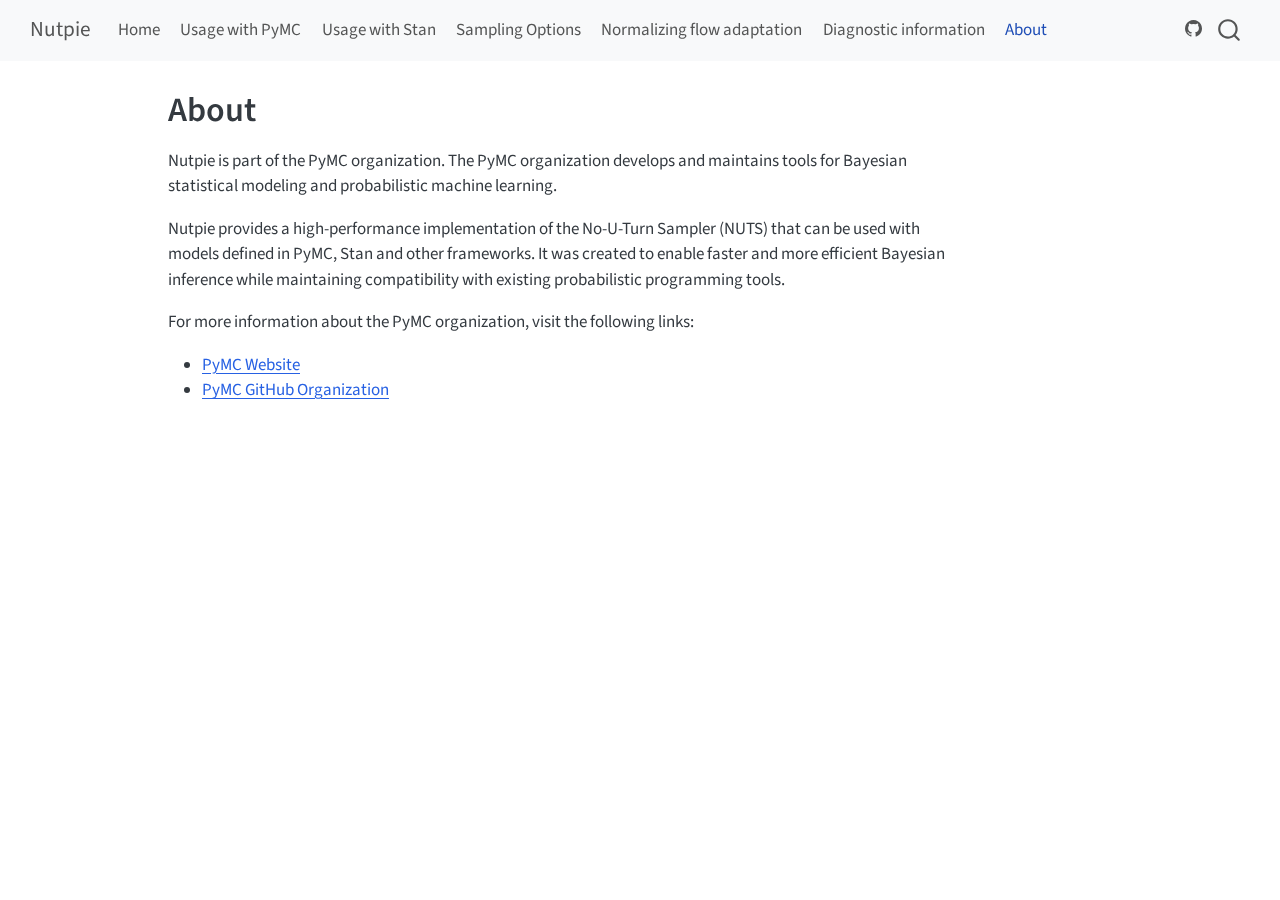
<file: about.html>
<!DOCTYPE html>
<html xmlns="http://www.w3.org/1999/xhtml" lang="en" xml:lang="en"><head>

<meta charset="utf-8">
<meta name="generator" content="quarto-1.6.41">

<meta name="viewport" content="width=device-width, initial-scale=1.0, user-scalable=yes">


<title>About – Nutpie</title>
<style>
code{white-space: pre-wrap;}
span.smallcaps{font-variant: small-caps;}
div.columns{display: flex; gap: min(4vw, 1.5em);}
div.column{flex: auto; overflow-x: auto;}
div.hanging-indent{margin-left: 1.5em; text-indent: -1.5em;}
ul.task-list{list-style: none;}
ul.task-list li input[type="checkbox"] {
  width: 0.8em;
  margin: 0 0.8em 0.2em -1em; /* quarto-specific, see https://github.com/quarto-dev/quarto-cli/issues/4556 */ 
  vertical-align: middle;
}
</style>


<script src="site_libs/quarto-nav/quarto-nav.js"></script>
<script src="site_libs/quarto-nav/headroom.min.js"></script>
<script src="site_libs/clipboard/clipboard.min.js"></script>
<script src="site_libs/quarto-search/autocomplete.umd.js"></script>
<script src="site_libs/quarto-search/fuse.min.js"></script>
<script src="site_libs/quarto-search/quarto-search.js"></script>
<meta name="quarto:offset" content="./">
<script src="site_libs/quarto-html/quarto.js"></script>
<script src="site_libs/quarto-html/popper.min.js"></script>
<script src="site_libs/quarto-html/tippy.umd.min.js"></script>
<script src="site_libs/quarto-html/anchor.min.js"></script>
<link href="site_libs/quarto-html/tippy.css" rel="stylesheet">
<link href="site_libs/quarto-html/quarto-syntax-highlighting-48ffa3e5b9d089919c6712c39e5b00f2.css" rel="stylesheet" id="quarto-text-highlighting-styles">
<script src="site_libs/bootstrap/bootstrap.min.js"></script>
<link href="site_libs/bootstrap/bootstrap-icons.css" rel="stylesheet">
<link href="site_libs/bootstrap/bootstrap-e212f1f3c46809d555a1335ea96b499f.min.css" rel="stylesheet" append-hash="true" id="quarto-bootstrap" data-mode="light">
<script id="quarto-search-options" type="application/json">{
  "location": "navbar",
  "copy-button": false,
  "collapse-after": 3,
  "panel-placement": "end",
  "type": "overlay",
  "limit": 50,
  "keyboard-shortcut": [
    "f",
    "/",
    "s"
  ],
  "show-item-context": false,
  "language": {
    "search-no-results-text": "No results",
    "search-matching-documents-text": "matching documents",
    "search-copy-link-title": "Copy link to search",
    "search-hide-matches-text": "Hide additional matches",
    "search-more-match-text": "more match in this document",
    "search-more-matches-text": "more matches in this document",
    "search-clear-button-title": "Clear",
    "search-text-placeholder": "",
    "search-detached-cancel-button-title": "Cancel",
    "search-submit-button-title": "Submit",
    "search-label": "Search"
  }
}</script>


<link rel="stylesheet" href="styles.css">
</head>

<body class="nav-fixed">

<div id="quarto-search-results"></div>
  <header id="quarto-header" class="headroom fixed-top">
    <nav class="navbar navbar-expand-lg " data-bs-theme="dark">
      <div class="navbar-container container-fluid">
      <div class="navbar-brand-container mx-auto">
    <a class="navbar-brand" href="./index.html">
    <span class="navbar-title">Nutpie</span>
    </a>
  </div>
            <div id="quarto-search" class="" title="Search"></div>
          <button class="navbar-toggler" type="button" data-bs-toggle="collapse" data-bs-target="#navbarCollapse" aria-controls="navbarCollapse" role="menu" aria-expanded="false" aria-label="Toggle navigation" onclick="if (window.quartoToggleHeadroom) { window.quartoToggleHeadroom(); }">
  <span class="navbar-toggler-icon"></span>
</button>
          <div class="collapse navbar-collapse" id="navbarCollapse">
            <ul class="navbar-nav navbar-nav-scroll me-auto">
  <li class="nav-item">
    <a class="nav-link" href="./index.html"> 
<span class="menu-text">Home</span></a>
  </li>  
  <li class="nav-item">
    <a class="nav-link" href="./pymc-usage.html"> 
<span class="menu-text">Usage with PyMC</span></a>
  </li>  
  <li class="nav-item">
    <a class="nav-link" href="./stan-usage.html"> 
<span class="menu-text">Usage with Stan</span></a>
  </li>  
  <li class="nav-item">
    <a class="nav-link" href="./sampling-options.html"> 
<span class="menu-text">Sampling Options</span></a>
  </li>  
  <li class="nav-item">
    <a class="nav-link" href="./nf-adapt.html"> 
<span class="menu-text">Normalizing flow adaptation</span></a>
  </li>  
  <li class="nav-item">
    <a class="nav-link" href="./sample-stats.html"> 
<span class="menu-text">Diagnostic information</span></a>
  </li>  
  <li class="nav-item">
    <a class="nav-link active" href="./about.html" aria-current="page"> 
<span class="menu-text">About</span></a>
  </li>  
</ul>
          </div> <!-- /navcollapse -->
            <div class="quarto-navbar-tools">
    <a href="https://github.com/pymc-devs/nutpie" title="" class="quarto-navigation-tool px-1" aria-label=""><i class="bi bi-github"></i></a>
</div>
      </div> <!-- /container-fluid -->
    </nav>
</header>
<!-- content -->
<div id="quarto-content" class="quarto-container page-columns page-rows-contents page-layout-article page-navbar">
<!-- sidebar -->
<!-- margin-sidebar -->
    <div id="quarto-margin-sidebar" class="sidebar margin-sidebar zindex-bottom">
        
    </div>
<!-- main -->
<main class="content" id="quarto-document-content">

<header id="title-block-header" class="quarto-title-block default">
<div class="quarto-title">
<h1 class="title">About</h1>
</div>



<div class="quarto-title-meta">

    
  
    
  </div>
  


</header>


<p>Nutpie is part of the PyMC organization. The PyMC organization develops and maintains tools for Bayesian statistical modeling and probabilistic machine learning.</p>
<p>Nutpie provides a high-performance implementation of the No-U-Turn Sampler (NUTS) that can be used with models defined in PyMC, Stan and other frameworks. It was created to enable faster and more efficient Bayesian inference while maintaining compatibility with existing probabilistic programming tools.</p>
<p>For more information about the PyMC organization, visit the following links:</p>
<ul>
<li><a href="https://www.pymc.io">PyMC Website</a></li>
<li><a href="https://github.com/pymc-devs">PyMC GitHub Organization</a></li>
</ul>



</main> <!-- /main -->
<script id="quarto-html-after-body" type="application/javascript">
window.document.addEventListener("DOMContentLoaded", function (event) {
  const toggleBodyColorMode = (bsSheetEl) => {
    const mode = bsSheetEl.getAttribute("data-mode");
    const bodyEl = window.document.querySelector("body");
    if (mode === "dark") {
      bodyEl.classList.add("quarto-dark");
      bodyEl.classList.remove("quarto-light");
    } else {
      bodyEl.classList.add("quarto-light");
      bodyEl.classList.remove("quarto-dark");
    }
  }
  const toggleBodyColorPrimary = () => {
    const bsSheetEl = window.document.querySelector("link#quarto-bootstrap");
    if (bsSheetEl) {
      toggleBodyColorMode(bsSheetEl);
    }
  }
  toggleBodyColorPrimary();  
  const icon = "";
  const anchorJS = new window.AnchorJS();
  anchorJS.options = {
    placement: 'right',
    icon: icon
  };
  anchorJS.add('.anchored');
  const isCodeAnnotation = (el) => {
    for (const clz of el.classList) {
      if (clz.startsWith('code-annotation-')) {                     
        return true;
      }
    }
    return false;
  }
  const onCopySuccess = function(e) {
    // button target
    const button = e.trigger;
    // don't keep focus
    button.blur();
    // flash "checked"
    button.classList.add('code-copy-button-checked');
    var currentTitle = button.getAttribute("title");
    button.setAttribute("title", "Copied!");
    let tooltip;
    if (window.bootstrap) {
      button.setAttribute("data-bs-toggle", "tooltip");
      button.setAttribute("data-bs-placement", "left");
      button.setAttribute("data-bs-title", "Copied!");
      tooltip = new bootstrap.Tooltip(button, 
        { trigger: "manual", 
          customClass: "code-copy-button-tooltip",
          offset: [0, -8]});
      tooltip.show();    
    }
    setTimeout(function() {
      if (tooltip) {
        tooltip.hide();
        button.removeAttribute("data-bs-title");
        button.removeAttribute("data-bs-toggle");
        button.removeAttribute("data-bs-placement");
      }
      button.setAttribute("title", currentTitle);
      button.classList.remove('code-copy-button-checked');
    }, 1000);
    // clear code selection
    e.clearSelection();
  }
  const getTextToCopy = function(trigger) {
      const codeEl = trigger.previousElementSibling.cloneNode(true);
      for (const childEl of codeEl.children) {
        if (isCodeAnnotation(childEl)) {
          childEl.remove();
        }
      }
      return codeEl.innerText;
  }
  const clipboard = new window.ClipboardJS('.code-copy-button:not([data-in-quarto-modal])', {
    text: getTextToCopy
  });
  clipboard.on('success', onCopySuccess);
  if (window.document.getElementById('quarto-embedded-source-code-modal')) {
    const clipboardModal = new window.ClipboardJS('.code-copy-button[data-in-quarto-modal]', {
      text: getTextToCopy,
      container: window.document.getElementById('quarto-embedded-source-code-modal')
    });
    clipboardModal.on('success', onCopySuccess);
  }
    var localhostRegex = new RegExp(/^(?:http|https):\/\/localhost\:?[0-9]*\//);
    var mailtoRegex = new RegExp(/^mailto:/);
      var filterRegex = new RegExp('/' + window.location.host + '/');
    var isInternal = (href) => {
        return filterRegex.test(href) || localhostRegex.test(href) || mailtoRegex.test(href);
    }
    // Inspect non-navigation links and adorn them if external
 	var links = window.document.querySelectorAll('a[href]:not(.nav-link):not(.navbar-brand):not(.toc-action):not(.sidebar-link):not(.sidebar-item-toggle):not(.pagination-link):not(.no-external):not([aria-hidden]):not(.dropdown-item):not(.quarto-navigation-tool):not(.about-link)');
    for (var i=0; i<links.length; i++) {
      const link = links[i];
      if (!isInternal(link.href)) {
        // undo the damage that might have been done by quarto-nav.js in the case of
        // links that we want to consider external
        if (link.dataset.originalHref !== undefined) {
          link.href = link.dataset.originalHref;
        }
      }
    }
  function tippyHover(el, contentFn, onTriggerFn, onUntriggerFn) {
    const config = {
      allowHTML: true,
      maxWidth: 500,
      delay: 100,
      arrow: false,
      appendTo: function(el) {
          return el.parentElement;
      },
      interactive: true,
      interactiveBorder: 10,
      theme: 'quarto',
      placement: 'bottom-start',
    };
    if (contentFn) {
      config.content = contentFn;
    }
    if (onTriggerFn) {
      config.onTrigger = onTriggerFn;
    }
    if (onUntriggerFn) {
      config.onUntrigger = onUntriggerFn;
    }
    window.tippy(el, config); 
  }
  const noterefs = window.document.querySelectorAll('a[role="doc-noteref"]');
  for (var i=0; i<noterefs.length; i++) {
    const ref = noterefs[i];
    tippyHover(ref, function() {
      // use id or data attribute instead here
      let href = ref.getAttribute('data-footnote-href') || ref.getAttribute('href');
      try { href = new URL(href).hash; } catch {}
      const id = href.replace(/^#\/?/, "");
      const note = window.document.getElementById(id);
      if (note) {
        return note.innerHTML;
      } else {
        return "";
      }
    });
  }
  const xrefs = window.document.querySelectorAll('a.quarto-xref');
  const processXRef = (id, note) => {
    // Strip column container classes
    const stripColumnClz = (el) => {
      el.classList.remove("page-full", "page-columns");
      if (el.children) {
        for (const child of el.children) {
          stripColumnClz(child);
        }
      }
    }
    stripColumnClz(note)
    if (id === null || id.startsWith('sec-')) {
      // Special case sections, only their first couple elements
      const container = document.createElement("div");
      if (note.children && note.children.length > 2) {
        container.appendChild(note.children[0].cloneNode(true));
        for (let i = 1; i < note.children.length; i++) {
          const child = note.children[i];
          if (child.tagName === "P" && child.innerText === "") {
            continue;
          } else {
            container.appendChild(child.cloneNode(true));
            break;
          }
        }
        if (window.Quarto?.typesetMath) {
          window.Quarto.typesetMath(container);
        }
        return container.innerHTML
      } else {
        if (window.Quarto?.typesetMath) {
          window.Quarto.typesetMath(note);
        }
        return note.innerHTML;
      }
    } else {
      // Remove any anchor links if they are present
      const anchorLink = note.querySelector('a.anchorjs-link');
      if (anchorLink) {
        anchorLink.remove();
      }
      if (window.Quarto?.typesetMath) {
        window.Quarto.typesetMath(note);
      }
      if (note.classList.contains("callout")) {
        return note.outerHTML;
      } else {
        return note.innerHTML;
      }
    }
  }
  for (var i=0; i<xrefs.length; i++) {
    const xref = xrefs[i];
    tippyHover(xref, undefined, function(instance) {
      instance.disable();
      let url = xref.getAttribute('href');
      let hash = undefined; 
      if (url.startsWith('#')) {
        hash = url;
      } else {
        try { hash = new URL(url).hash; } catch {}
      }
      if (hash) {
        const id = hash.replace(/^#\/?/, "");
        const note = window.document.getElementById(id);
        if (note !== null) {
          try {
            const html = processXRef(id, note.cloneNode(true));
            instance.setContent(html);
          } finally {
            instance.enable();
            instance.show();
          }
        } else {
          // See if we can fetch this
          fetch(url.split('#')[0])
          .then(res => res.text())
          .then(html => {
            const parser = new DOMParser();
            const htmlDoc = parser.parseFromString(html, "text/html");
            const note = htmlDoc.getElementById(id);
            if (note !== null) {
              const html = processXRef(id, note);
              instance.setContent(html);
            } 
          }).finally(() => {
            instance.enable();
            instance.show();
          });
        }
      } else {
        // See if we can fetch a full url (with no hash to target)
        // This is a special case and we should probably do some content thinning / targeting
        fetch(url)
        .then(res => res.text())
        .then(html => {
          const parser = new DOMParser();
          const htmlDoc = parser.parseFromString(html, "text/html");
          const note = htmlDoc.querySelector('main.content');
          if (note !== null) {
            // This should only happen for chapter cross references
            // (since there is no id in the URL)
            // remove the first header
            if (note.children.length > 0 && note.children[0].tagName === "HEADER") {
              note.children[0].remove();
            }
            const html = processXRef(null, note);
            instance.setContent(html);
          } 
        }).finally(() => {
          instance.enable();
          instance.show();
        });
      }
    }, function(instance) {
    });
  }
      let selectedAnnoteEl;
      const selectorForAnnotation = ( cell, annotation) => {
        let cellAttr = 'data-code-cell="' + cell + '"';
        let lineAttr = 'data-code-annotation="' +  annotation + '"';
        const selector = 'span[' + cellAttr + '][' + lineAttr + ']';
        return selector;
      }
      const selectCodeLines = (annoteEl) => {
        const doc = window.document;
        const targetCell = annoteEl.getAttribute("data-target-cell");
        const targetAnnotation = annoteEl.getAttribute("data-target-annotation");
        const annoteSpan = window.document.querySelector(selectorForAnnotation(targetCell, targetAnnotation));
        const lines = annoteSpan.getAttribute("data-code-lines").split(",");
        const lineIds = lines.map((line) => {
          return targetCell + "-" + line;
        })
        let top = null;
        let height = null;
        let parent = null;
        if (lineIds.length > 0) {
            //compute the position of the single el (top and bottom and make a div)
            const el = window.document.getElementById(lineIds[0]);
            top = el.offsetTop;
            height = el.offsetHeight;
            parent = el.parentElement.parentElement;
          if (lineIds.length > 1) {
            const lastEl = window.document.getElementById(lineIds[lineIds.length - 1]);
            const bottom = lastEl.offsetTop + lastEl.offsetHeight;
            height = bottom - top;
          }
          if (top !== null && height !== null && parent !== null) {
            // cook up a div (if necessary) and position it 
            let div = window.document.getElementById("code-annotation-line-highlight");
            if (div === null) {
              div = window.document.createElement("div");
              div.setAttribute("id", "code-annotation-line-highlight");
              div.style.position = 'absolute';
              parent.appendChild(div);
            }
            div.style.top = top - 2 + "px";
            div.style.height = height + 4 + "px";
            div.style.left = 0;
            let gutterDiv = window.document.getElementById("code-annotation-line-highlight-gutter");
            if (gutterDiv === null) {
              gutterDiv = window.document.createElement("div");
              gutterDiv.setAttribute("id", "code-annotation-line-highlight-gutter");
              gutterDiv.style.position = 'absolute';
              const codeCell = window.document.getElementById(targetCell);
              const gutter = codeCell.querySelector('.code-annotation-gutter');
              gutter.appendChild(gutterDiv);
            }
            gutterDiv.style.top = top - 2 + "px";
            gutterDiv.style.height = height + 4 + "px";
          }
          selectedAnnoteEl = annoteEl;
        }
      };
      const unselectCodeLines = () => {
        const elementsIds = ["code-annotation-line-highlight", "code-annotation-line-highlight-gutter"];
        elementsIds.forEach((elId) => {
          const div = window.document.getElementById(elId);
          if (div) {
            div.remove();
          }
        });
        selectedAnnoteEl = undefined;
      };
        // Handle positioning of the toggle
    window.addEventListener(
      "resize",
      throttle(() => {
        elRect = undefined;
        if (selectedAnnoteEl) {
          selectCodeLines(selectedAnnoteEl);
        }
      }, 10)
    );
    function throttle(fn, ms) {
    let throttle = false;
    let timer;
      return (...args) => {
        if(!throttle) { // first call gets through
            fn.apply(this, args);
            throttle = true;
        } else { // all the others get throttled
            if(timer) clearTimeout(timer); // cancel #2
            timer = setTimeout(() => {
              fn.apply(this, args);
              timer = throttle = false;
            }, ms);
        }
      };
    }
      // Attach click handler to the DT
      const annoteDls = window.document.querySelectorAll('dt[data-target-cell]');
      for (const annoteDlNode of annoteDls) {
        annoteDlNode.addEventListener('click', (event) => {
          const clickedEl = event.target;
          if (clickedEl !== selectedAnnoteEl) {
            unselectCodeLines();
            const activeEl = window.document.querySelector('dt[data-target-cell].code-annotation-active');
            if (activeEl) {
              activeEl.classList.remove('code-annotation-active');
            }
            selectCodeLines(clickedEl);
            clickedEl.classList.add('code-annotation-active');
          } else {
            // Unselect the line
            unselectCodeLines();
            clickedEl.classList.remove('code-annotation-active');
          }
        });
      }
  const findCites = (el) => {
    const parentEl = el.parentElement;
    if (parentEl) {
      const cites = parentEl.dataset.cites;
      if (cites) {
        return {
          el,
          cites: cites.split(' ')
        };
      } else {
        return findCites(el.parentElement)
      }
    } else {
      return undefined;
    }
  };
  var bibliorefs = window.document.querySelectorAll('a[role="doc-biblioref"]');
  for (var i=0; i<bibliorefs.length; i++) {
    const ref = bibliorefs[i];
    const citeInfo = findCites(ref);
    if (citeInfo) {
      tippyHover(citeInfo.el, function() {
        var popup = window.document.createElement('div');
        citeInfo.cites.forEach(function(cite) {
          var citeDiv = window.document.createElement('div');
          citeDiv.classList.add('hanging-indent');
          citeDiv.classList.add('csl-entry');
          var biblioDiv = window.document.getElementById('ref-' + cite);
          if (biblioDiv) {
            citeDiv.innerHTML = biblioDiv.innerHTML;
          }
          popup.appendChild(citeDiv);
        });
        return popup.innerHTML;
      });
    }
  }
});
</script>
</div> <!-- /content -->




</body></html>
</file>
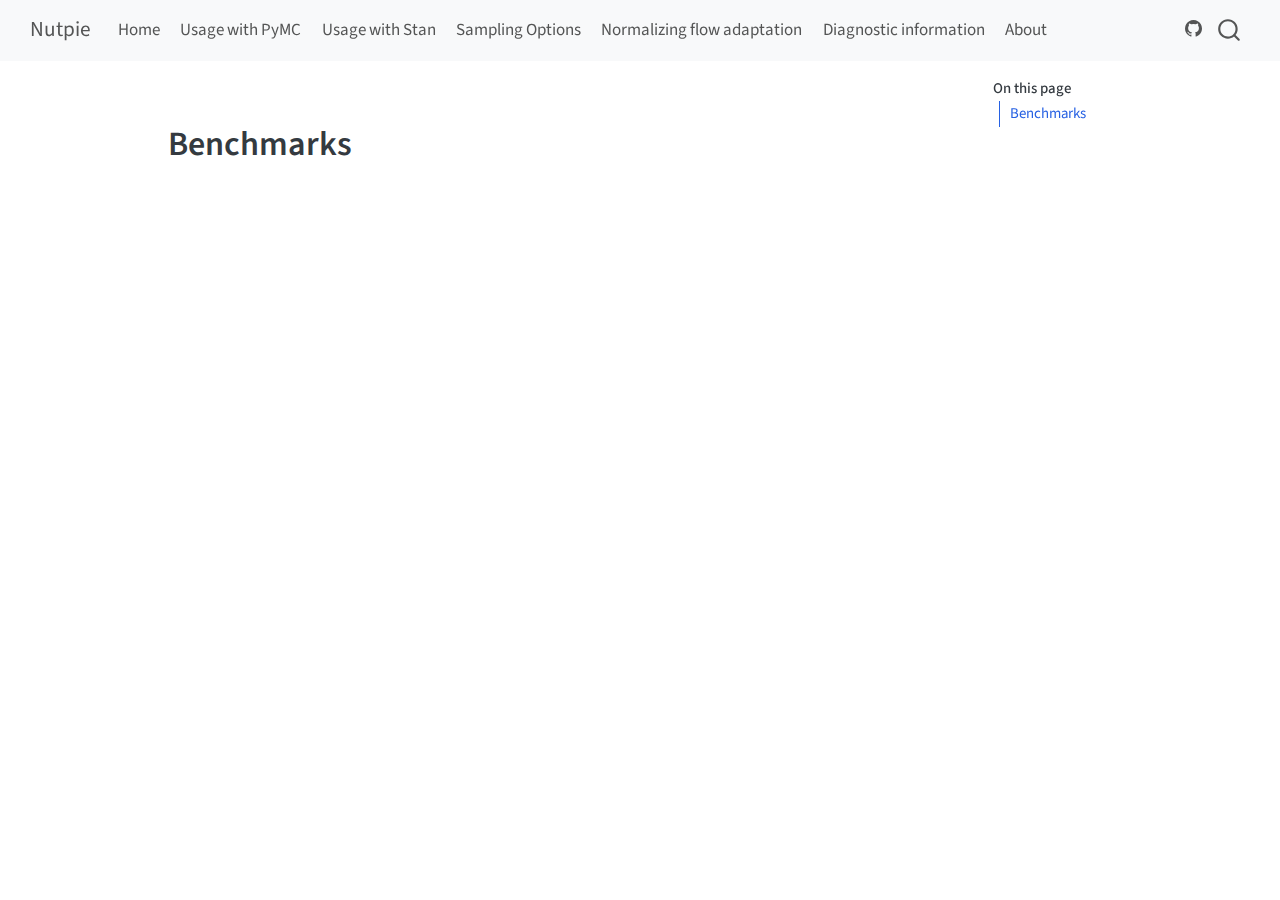
<file: benchmarks.html>
<!DOCTYPE html>
<html xmlns="http://www.w3.org/1999/xhtml" lang="en" xml:lang="en"><head>

<meta charset="utf-8">
<meta name="generator" content="quarto-1.6.41">

<meta name="viewport" content="width=device-width, initial-scale=1.0, user-scalable=yes">


<title>benchmarks – Nutpie</title>
<style>
code{white-space: pre-wrap;}
span.smallcaps{font-variant: small-caps;}
div.columns{display: flex; gap: min(4vw, 1.5em);}
div.column{flex: auto; overflow-x: auto;}
div.hanging-indent{margin-left: 1.5em; text-indent: -1.5em;}
ul.task-list{list-style: none;}
ul.task-list li input[type="checkbox"] {
  width: 0.8em;
  margin: 0 0.8em 0.2em -1em; /* quarto-specific, see https://github.com/quarto-dev/quarto-cli/issues/4556 */ 
  vertical-align: middle;
}
</style>


<script src="site_libs/quarto-nav/quarto-nav.js"></script>
<script src="site_libs/quarto-nav/headroom.min.js"></script>
<script src="site_libs/clipboard/clipboard.min.js"></script>
<script src="site_libs/quarto-search/autocomplete.umd.js"></script>
<script src="site_libs/quarto-search/fuse.min.js"></script>
<script src="site_libs/quarto-search/quarto-search.js"></script>
<meta name="quarto:offset" content="./">
<script src="site_libs/quarto-html/quarto.js"></script>
<script src="site_libs/quarto-html/popper.min.js"></script>
<script src="site_libs/quarto-html/tippy.umd.min.js"></script>
<script src="site_libs/quarto-html/anchor.min.js"></script>
<link href="site_libs/quarto-html/tippy.css" rel="stylesheet">
<link href="site_libs/quarto-html/quarto-syntax-highlighting-48ffa3e5b9d089919c6712c39e5b00f2.css" rel="stylesheet" id="quarto-text-highlighting-styles">
<script src="site_libs/bootstrap/bootstrap.min.js"></script>
<link href="site_libs/bootstrap/bootstrap-icons.css" rel="stylesheet">
<link href="site_libs/bootstrap/bootstrap-e212f1f3c46809d555a1335ea96b499f.min.css" rel="stylesheet" append-hash="true" id="quarto-bootstrap" data-mode="light">
<script id="quarto-search-options" type="application/json">{
  "location": "navbar",
  "copy-button": false,
  "collapse-after": 3,
  "panel-placement": "end",
  "type": "overlay",
  "limit": 50,
  "keyboard-shortcut": [
    "f",
    "/",
    "s"
  ],
  "show-item-context": false,
  "language": {
    "search-no-results-text": "No results",
    "search-matching-documents-text": "matching documents",
    "search-copy-link-title": "Copy link to search",
    "search-hide-matches-text": "Hide additional matches",
    "search-more-match-text": "more match in this document",
    "search-more-matches-text": "more matches in this document",
    "search-clear-button-title": "Clear",
    "search-text-placeholder": "",
    "search-detached-cancel-button-title": "Cancel",
    "search-submit-button-title": "Submit",
    "search-label": "Search"
  }
}</script>


<link rel="stylesheet" href="styles.css">
</head>

<body class="nav-fixed">

<div id="quarto-search-results"></div>
  <header id="quarto-header" class="headroom fixed-top">
    <nav class="navbar navbar-expand-lg " data-bs-theme="dark">
      <div class="navbar-container container-fluid">
      <div class="navbar-brand-container mx-auto">
    <a class="navbar-brand" href="./index.html">
    <span class="navbar-title">Nutpie</span>
    </a>
  </div>
            <div id="quarto-search" class="" title="Search"></div>
          <button class="navbar-toggler" type="button" data-bs-toggle="collapse" data-bs-target="#navbarCollapse" aria-controls="navbarCollapse" role="menu" aria-expanded="false" aria-label="Toggle navigation" onclick="if (window.quartoToggleHeadroom) { window.quartoToggleHeadroom(); }">
  <span class="navbar-toggler-icon"></span>
</button>
          <div class="collapse navbar-collapse" id="navbarCollapse">
            <ul class="navbar-nav navbar-nav-scroll me-auto">
  <li class="nav-item">
    <a class="nav-link" href="./index.html"> 
<span class="menu-text">Home</span></a>
  </li>  
  <li class="nav-item">
    <a class="nav-link" href="./pymc-usage.html"> 
<span class="menu-text">Usage with PyMC</span></a>
  </li>  
  <li class="nav-item">
    <a class="nav-link" href="./stan-usage.html"> 
<span class="menu-text">Usage with Stan</span></a>
  </li>  
  <li class="nav-item">
    <a class="nav-link" href="./sampling-options.html"> 
<span class="menu-text">Sampling Options</span></a>
  </li>  
  <li class="nav-item">
    <a class="nav-link" href="./nf-adapt.html"> 
<span class="menu-text">Normalizing flow adaptation</span></a>
  </li>  
  <li class="nav-item">
    <a class="nav-link" href="./sample-stats.html"> 
<span class="menu-text">Diagnostic information</span></a>
  </li>  
  <li class="nav-item">
    <a class="nav-link" href="./about.html"> 
<span class="menu-text">About</span></a>
  </li>  
</ul>
          </div> <!-- /navcollapse -->
            <div class="quarto-navbar-tools">
    <a href="https://github.com/pymc-devs/nutpie" title="" class="quarto-navigation-tool px-1" aria-label=""><i class="bi bi-github"></i></a>
</div>
      </div> <!-- /container-fluid -->
    </nav>
</header>
<!-- content -->
<div id="quarto-content" class="quarto-container page-columns page-rows-contents page-layout-article page-navbar">
<!-- sidebar -->
<!-- margin-sidebar -->
    <div id="quarto-margin-sidebar" class="sidebar margin-sidebar">
        <nav id="TOC" role="doc-toc" class="toc-active">
    <h2 id="toc-title">On this page</h2>
   
  <ul>
  <li><a href="#benchmarks" id="toc-benchmarks" class="nav-link active" data-scroll-target="#benchmarks">Benchmarks</a></li>
  </ul>
</nav>
    </div>
<!-- main -->
<main class="content" id="quarto-document-content"><header id="title-block-header" class="quarto-title-block"></header>




<section id="benchmarks" class="level1">
<h1>Benchmarks</h1>


</section>

</main> <!-- /main -->
<script id="quarto-html-after-body" type="application/javascript">
window.document.addEventListener("DOMContentLoaded", function (event) {
  const toggleBodyColorMode = (bsSheetEl) => {
    const mode = bsSheetEl.getAttribute("data-mode");
    const bodyEl = window.document.querySelector("body");
    if (mode === "dark") {
      bodyEl.classList.add("quarto-dark");
      bodyEl.classList.remove("quarto-light");
    } else {
      bodyEl.classList.add("quarto-light");
      bodyEl.classList.remove("quarto-dark");
    }
  }
  const toggleBodyColorPrimary = () => {
    const bsSheetEl = window.document.querySelector("link#quarto-bootstrap");
    if (bsSheetEl) {
      toggleBodyColorMode(bsSheetEl);
    }
  }
  toggleBodyColorPrimary();  
  const icon = "";
  const anchorJS = new window.AnchorJS();
  anchorJS.options = {
    placement: 'right',
    icon: icon
  };
  anchorJS.add('.anchored');
  const isCodeAnnotation = (el) => {
    for (const clz of el.classList) {
      if (clz.startsWith('code-annotation-')) {                     
        return true;
      }
    }
    return false;
  }
  const onCopySuccess = function(e) {
    // button target
    const button = e.trigger;
    // don't keep focus
    button.blur();
    // flash "checked"
    button.classList.add('code-copy-button-checked');
    var currentTitle = button.getAttribute("title");
    button.setAttribute("title", "Copied!");
    let tooltip;
    if (window.bootstrap) {
      button.setAttribute("data-bs-toggle", "tooltip");
      button.setAttribute("data-bs-placement", "left");
      button.setAttribute("data-bs-title", "Copied!");
      tooltip = new bootstrap.Tooltip(button, 
        { trigger: "manual", 
          customClass: "code-copy-button-tooltip",
          offset: [0, -8]});
      tooltip.show();    
    }
    setTimeout(function() {
      if (tooltip) {
        tooltip.hide();
        button.removeAttribute("data-bs-title");
        button.removeAttribute("data-bs-toggle");
        button.removeAttribute("data-bs-placement");
      }
      button.setAttribute("title", currentTitle);
      button.classList.remove('code-copy-button-checked');
    }, 1000);
    // clear code selection
    e.clearSelection();
  }
  const getTextToCopy = function(trigger) {
      const codeEl = trigger.previousElementSibling.cloneNode(true);
      for (const childEl of codeEl.children) {
        if (isCodeAnnotation(childEl)) {
          childEl.remove();
        }
      }
      return codeEl.innerText;
  }
  const clipboard = new window.ClipboardJS('.code-copy-button:not([data-in-quarto-modal])', {
    text: getTextToCopy
  });
  clipboard.on('success', onCopySuccess);
  if (window.document.getElementById('quarto-embedded-source-code-modal')) {
    const clipboardModal = new window.ClipboardJS('.code-copy-button[data-in-quarto-modal]', {
      text: getTextToCopy,
      container: window.document.getElementById('quarto-embedded-source-code-modal')
    });
    clipboardModal.on('success', onCopySuccess);
  }
    var localhostRegex = new RegExp(/^(?:http|https):\/\/localhost\:?[0-9]*\//);
    var mailtoRegex = new RegExp(/^mailto:/);
      var filterRegex = new RegExp('/' + window.location.host + '/');
    var isInternal = (href) => {
        return filterRegex.test(href) || localhostRegex.test(href) || mailtoRegex.test(href);
    }
    // Inspect non-navigation links and adorn them if external
 	var links = window.document.querySelectorAll('a[href]:not(.nav-link):not(.navbar-brand):not(.toc-action):not(.sidebar-link):not(.sidebar-item-toggle):not(.pagination-link):not(.no-external):not([aria-hidden]):not(.dropdown-item):not(.quarto-navigation-tool):not(.about-link)');
    for (var i=0; i<links.length; i++) {
      const link = links[i];
      if (!isInternal(link.href)) {
        // undo the damage that might have been done by quarto-nav.js in the case of
        // links that we want to consider external
        if (link.dataset.originalHref !== undefined) {
          link.href = link.dataset.originalHref;
        }
      }
    }
  function tippyHover(el, contentFn, onTriggerFn, onUntriggerFn) {
    const config = {
      allowHTML: true,
      maxWidth: 500,
      delay: 100,
      arrow: false,
      appendTo: function(el) {
          return el.parentElement;
      },
      interactive: true,
      interactiveBorder: 10,
      theme: 'quarto',
      placement: 'bottom-start',
    };
    if (contentFn) {
      config.content = contentFn;
    }
    if (onTriggerFn) {
      config.onTrigger = onTriggerFn;
    }
    if (onUntriggerFn) {
      config.onUntrigger = onUntriggerFn;
    }
    window.tippy(el, config); 
  }
  const noterefs = window.document.querySelectorAll('a[role="doc-noteref"]');
  for (var i=0; i<noterefs.length; i++) {
    const ref = noterefs[i];
    tippyHover(ref, function() {
      // use id or data attribute instead here
      let href = ref.getAttribute('data-footnote-href') || ref.getAttribute('href');
      try { href = new URL(href).hash; } catch {}
      const id = href.replace(/^#\/?/, "");
      const note = window.document.getElementById(id);
      if (note) {
        return note.innerHTML;
      } else {
        return "";
      }
    });
  }
  const xrefs = window.document.querySelectorAll('a.quarto-xref');
  const processXRef = (id, note) => {
    // Strip column container classes
    const stripColumnClz = (el) => {
      el.classList.remove("page-full", "page-columns");
      if (el.children) {
        for (const child of el.children) {
          stripColumnClz(child);
        }
      }
    }
    stripColumnClz(note)
    if (id === null || id.startsWith('sec-')) {
      // Special case sections, only their first couple elements
      const container = document.createElement("div");
      if (note.children && note.children.length > 2) {
        container.appendChild(note.children[0].cloneNode(true));
        for (let i = 1; i < note.children.length; i++) {
          const child = note.children[i];
          if (child.tagName === "P" && child.innerText === "") {
            continue;
          } else {
            container.appendChild(child.cloneNode(true));
            break;
          }
        }
        if (window.Quarto?.typesetMath) {
          window.Quarto.typesetMath(container);
        }
        return container.innerHTML
      } else {
        if (window.Quarto?.typesetMath) {
          window.Quarto.typesetMath(note);
        }
        return note.innerHTML;
      }
    } else {
      // Remove any anchor links if they are present
      const anchorLink = note.querySelector('a.anchorjs-link');
      if (anchorLink) {
        anchorLink.remove();
      }
      if (window.Quarto?.typesetMath) {
        window.Quarto.typesetMath(note);
      }
      if (note.classList.contains("callout")) {
        return note.outerHTML;
      } else {
        return note.innerHTML;
      }
    }
  }
  for (var i=0; i<xrefs.length; i++) {
    const xref = xrefs[i];
    tippyHover(xref, undefined, function(instance) {
      instance.disable();
      let url = xref.getAttribute('href');
      let hash = undefined; 
      if (url.startsWith('#')) {
        hash = url;
      } else {
        try { hash = new URL(url).hash; } catch {}
      }
      if (hash) {
        const id = hash.replace(/^#\/?/, "");
        const note = window.document.getElementById(id);
        if (note !== null) {
          try {
            const html = processXRef(id, note.cloneNode(true));
            instance.setContent(html);
          } finally {
            instance.enable();
            instance.show();
          }
        } else {
          // See if we can fetch this
          fetch(url.split('#')[0])
          .then(res => res.text())
          .then(html => {
            const parser = new DOMParser();
            const htmlDoc = parser.parseFromString(html, "text/html");
            const note = htmlDoc.getElementById(id);
            if (note !== null) {
              const html = processXRef(id, note);
              instance.setContent(html);
            } 
          }).finally(() => {
            instance.enable();
            instance.show();
          });
        }
      } else {
        // See if we can fetch a full url (with no hash to target)
        // This is a special case and we should probably do some content thinning / targeting
        fetch(url)
        .then(res => res.text())
        .then(html => {
          const parser = new DOMParser();
          const htmlDoc = parser.parseFromString(html, "text/html");
          const note = htmlDoc.querySelector('main.content');
          if (note !== null) {
            // This should only happen for chapter cross references
            // (since there is no id in the URL)
            // remove the first header
            if (note.children.length > 0 && note.children[0].tagName === "HEADER") {
              note.children[0].remove();
            }
            const html = processXRef(null, note);
            instance.setContent(html);
          } 
        }).finally(() => {
          instance.enable();
          instance.show();
        });
      }
    }, function(instance) {
    });
  }
      let selectedAnnoteEl;
      const selectorForAnnotation = ( cell, annotation) => {
        let cellAttr = 'data-code-cell="' + cell + '"';
        let lineAttr = 'data-code-annotation="' +  annotation + '"';
        const selector = 'span[' + cellAttr + '][' + lineAttr + ']';
        return selector;
      }
      const selectCodeLines = (annoteEl) => {
        const doc = window.document;
        const targetCell = annoteEl.getAttribute("data-target-cell");
        const targetAnnotation = annoteEl.getAttribute("data-target-annotation");
        const annoteSpan = window.document.querySelector(selectorForAnnotation(targetCell, targetAnnotation));
        const lines = annoteSpan.getAttribute("data-code-lines").split(",");
        const lineIds = lines.map((line) => {
          return targetCell + "-" + line;
        })
        let top = null;
        let height = null;
        let parent = null;
        if (lineIds.length > 0) {
            //compute the position of the single el (top and bottom and make a div)
            const el = window.document.getElementById(lineIds[0]);
            top = el.offsetTop;
            height = el.offsetHeight;
            parent = el.parentElement.parentElement;
          if (lineIds.length > 1) {
            const lastEl = window.document.getElementById(lineIds[lineIds.length - 1]);
            const bottom = lastEl.offsetTop + lastEl.offsetHeight;
            height = bottom - top;
          }
          if (top !== null && height !== null && parent !== null) {
            // cook up a div (if necessary) and position it 
            let div = window.document.getElementById("code-annotation-line-highlight");
            if (div === null) {
              div = window.document.createElement("div");
              div.setAttribute("id", "code-annotation-line-highlight");
              div.style.position = 'absolute';
              parent.appendChild(div);
            }
            div.style.top = top - 2 + "px";
            div.style.height = height + 4 + "px";
            div.style.left = 0;
            let gutterDiv = window.document.getElementById("code-annotation-line-highlight-gutter");
            if (gutterDiv === null) {
              gutterDiv = window.document.createElement("div");
              gutterDiv.setAttribute("id", "code-annotation-line-highlight-gutter");
              gutterDiv.style.position = 'absolute';
              const codeCell = window.document.getElementById(targetCell);
              const gutter = codeCell.querySelector('.code-annotation-gutter');
              gutter.appendChild(gutterDiv);
            }
            gutterDiv.style.top = top - 2 + "px";
            gutterDiv.style.height = height + 4 + "px";
          }
          selectedAnnoteEl = annoteEl;
        }
      };
      const unselectCodeLines = () => {
        const elementsIds = ["code-annotation-line-highlight", "code-annotation-line-highlight-gutter"];
        elementsIds.forEach((elId) => {
          const div = window.document.getElementById(elId);
          if (div) {
            div.remove();
          }
        });
        selectedAnnoteEl = undefined;
      };
        // Handle positioning of the toggle
    window.addEventListener(
      "resize",
      throttle(() => {
        elRect = undefined;
        if (selectedAnnoteEl) {
          selectCodeLines(selectedAnnoteEl);
        }
      }, 10)
    );
    function throttle(fn, ms) {
    let throttle = false;
    let timer;
      return (...args) => {
        if(!throttle) { // first call gets through
            fn.apply(this, args);
            throttle = true;
        } else { // all the others get throttled
            if(timer) clearTimeout(timer); // cancel #2
            timer = setTimeout(() => {
              fn.apply(this, args);
              timer = throttle = false;
            }, ms);
        }
      };
    }
      // Attach click handler to the DT
      const annoteDls = window.document.querySelectorAll('dt[data-target-cell]');
      for (const annoteDlNode of annoteDls) {
        annoteDlNode.addEventListener('click', (event) => {
          const clickedEl = event.target;
          if (clickedEl !== selectedAnnoteEl) {
            unselectCodeLines();
            const activeEl = window.document.querySelector('dt[data-target-cell].code-annotation-active');
            if (activeEl) {
              activeEl.classList.remove('code-annotation-active');
            }
            selectCodeLines(clickedEl);
            clickedEl.classList.add('code-annotation-active');
          } else {
            // Unselect the line
            unselectCodeLines();
            clickedEl.classList.remove('code-annotation-active');
          }
        });
      }
  const findCites = (el) => {
    const parentEl = el.parentElement;
    if (parentEl) {
      const cites = parentEl.dataset.cites;
      if (cites) {
        return {
          el,
          cites: cites.split(' ')
        };
      } else {
        return findCites(el.parentElement)
      }
    } else {
      return undefined;
    }
  };
  var bibliorefs = window.document.querySelectorAll('a[role="doc-biblioref"]');
  for (var i=0; i<bibliorefs.length; i++) {
    const ref = bibliorefs[i];
    const citeInfo = findCites(ref);
    if (citeInfo) {
      tippyHover(citeInfo.el, function() {
        var popup = window.document.createElement('div');
        citeInfo.cites.forEach(function(cite) {
          var citeDiv = window.document.createElement('div');
          citeDiv.classList.add('hanging-indent');
          citeDiv.classList.add('csl-entry');
          var biblioDiv = window.document.getElementById('ref-' + cite);
          if (biblioDiv) {
            citeDiv.innerHTML = biblioDiv.innerHTML;
          }
          popup.appendChild(citeDiv);
        });
        return popup.innerHTML;
      });
    }
  }
});
</script>
</div> <!-- /content -->




</body></html>
</file>
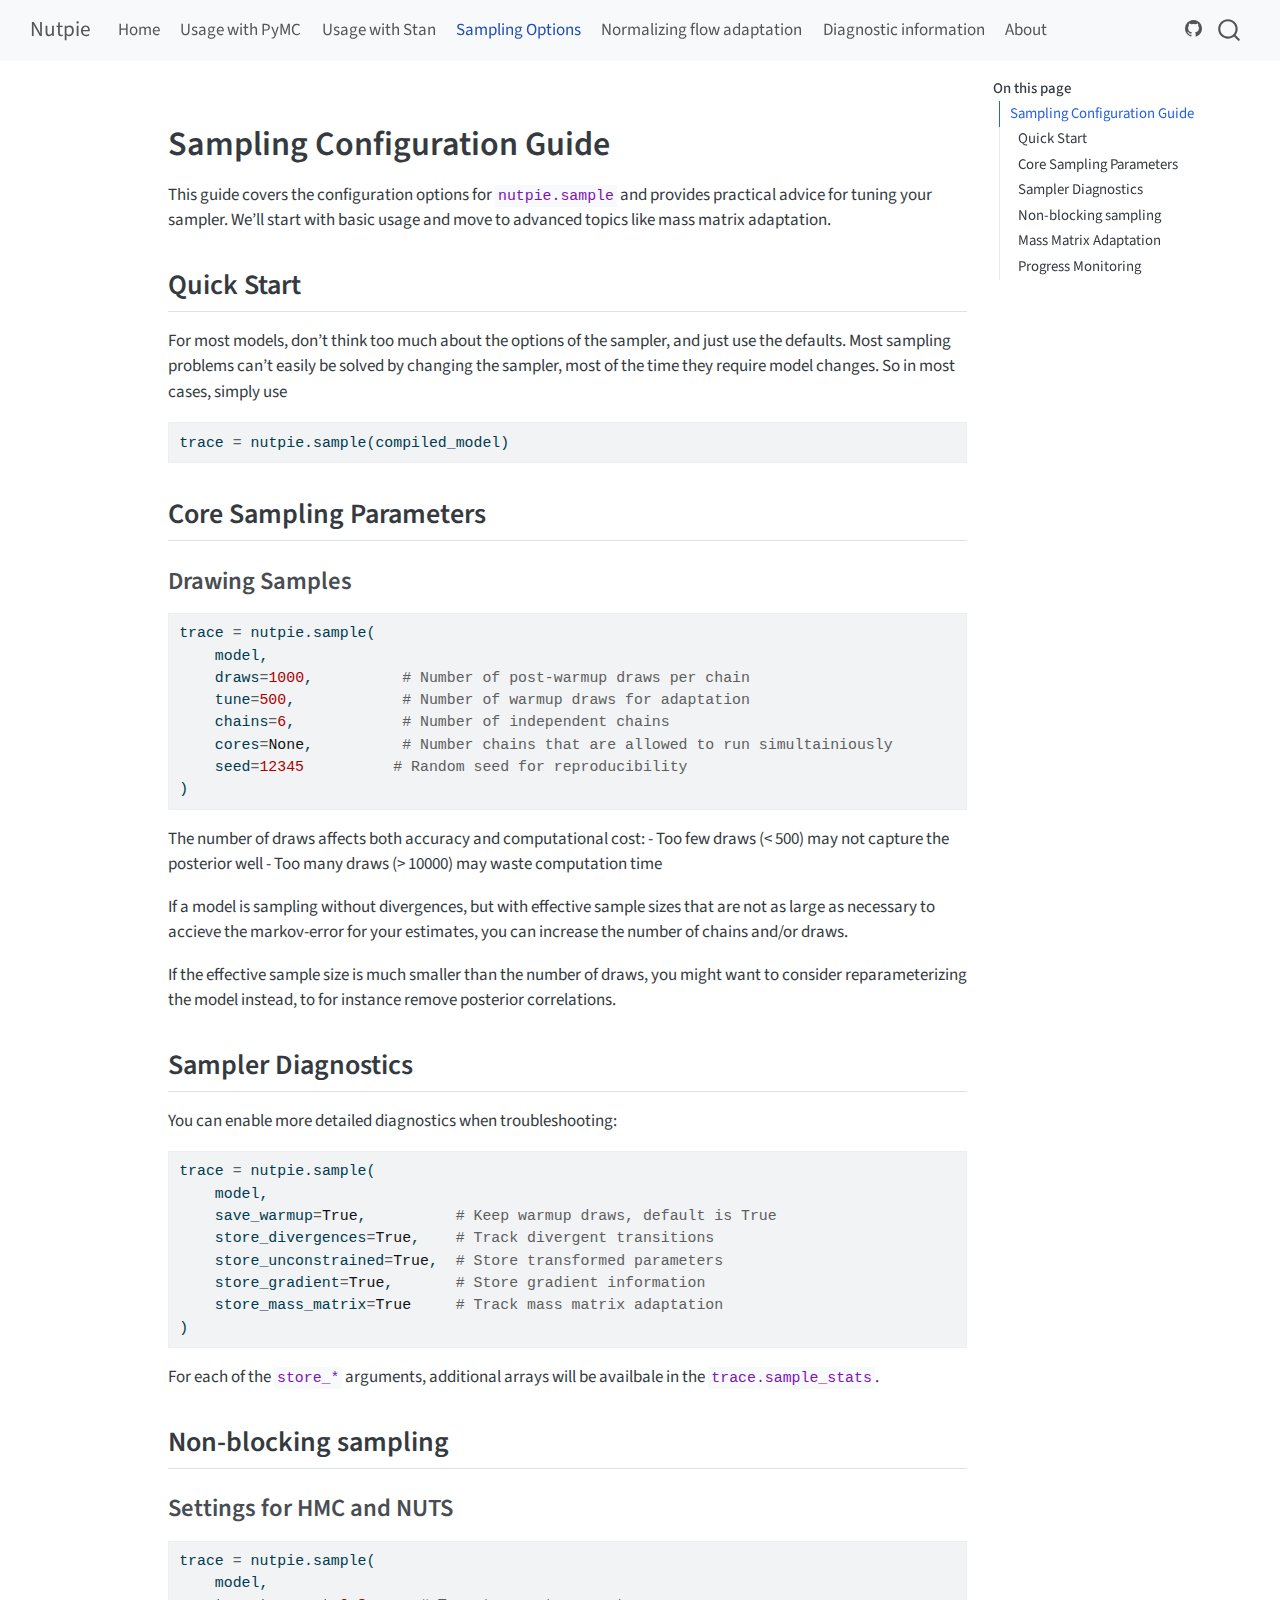
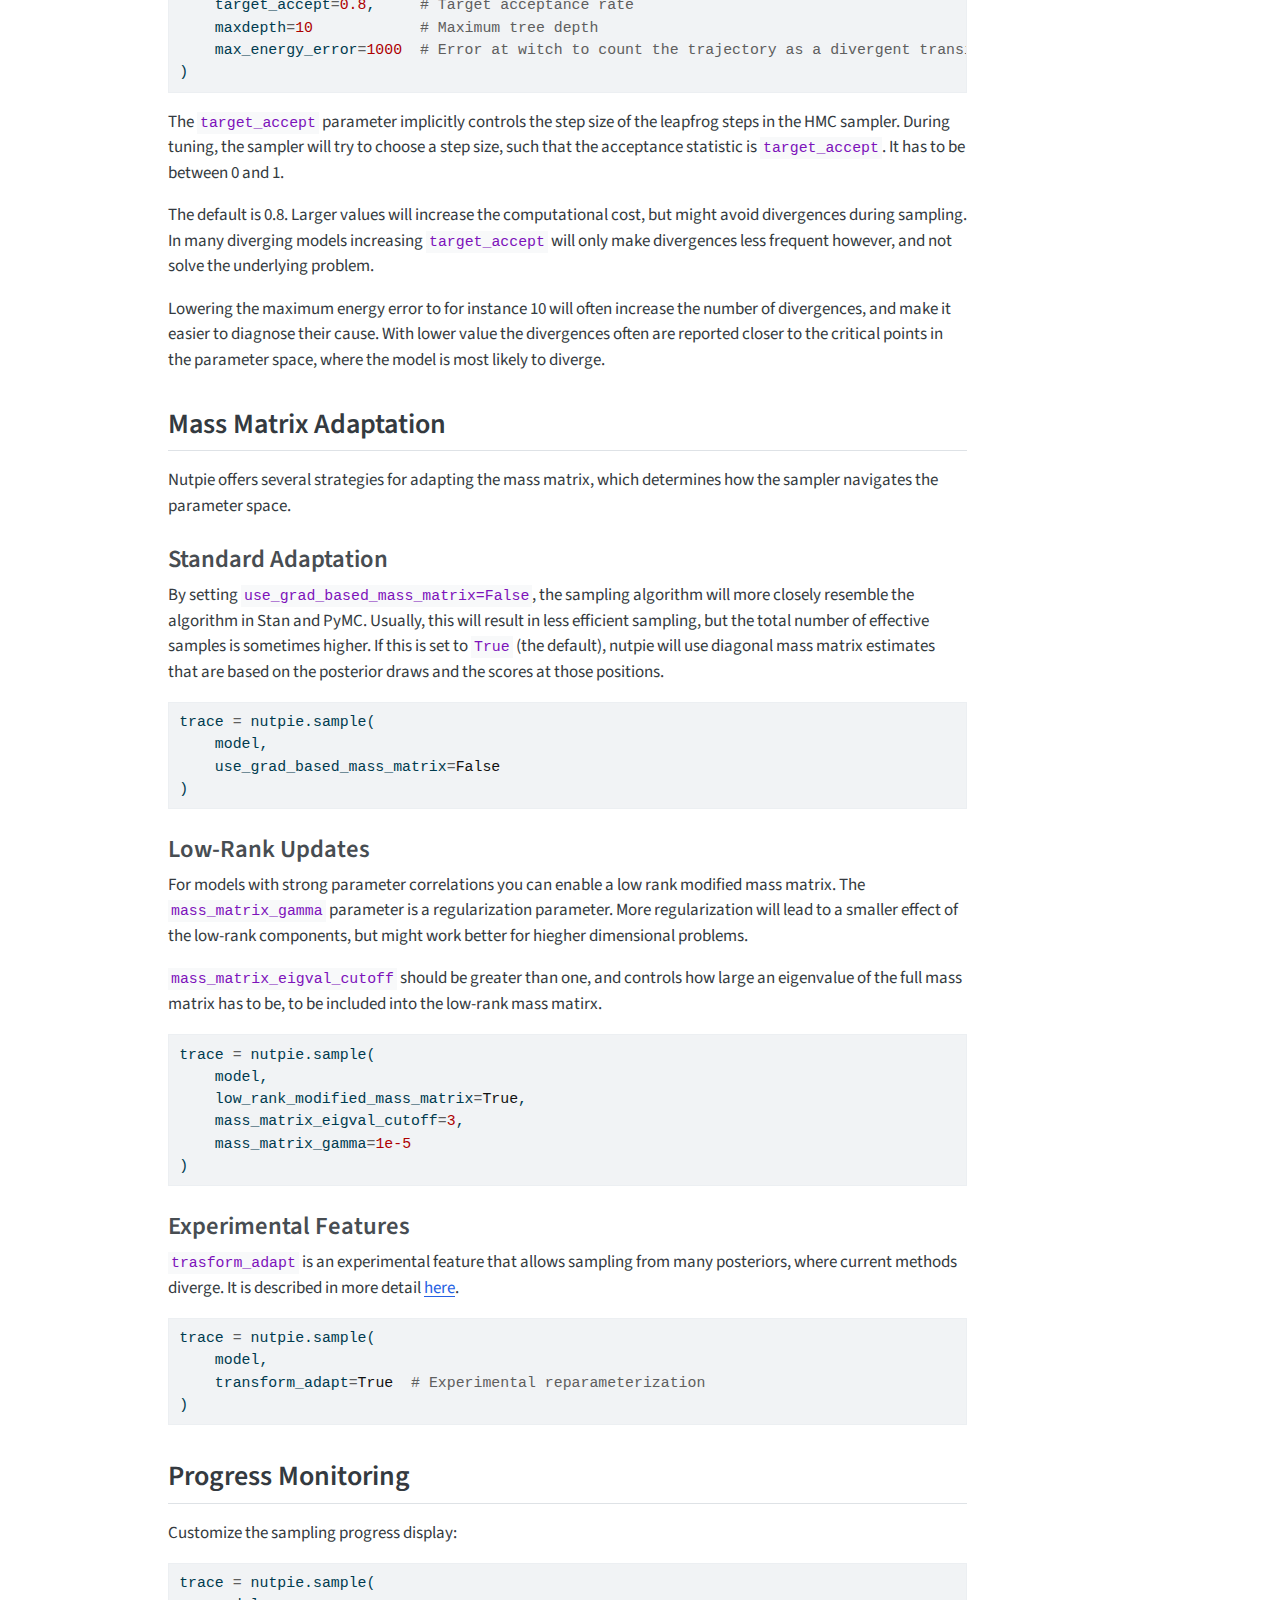
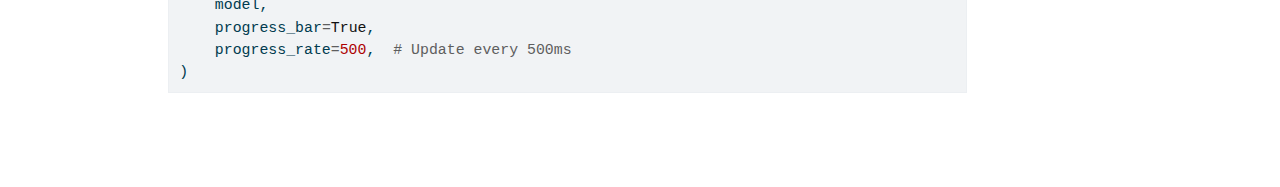
<file: sampling-options.html>
<!DOCTYPE html>
<html xmlns="http://www.w3.org/1999/xhtml" lang="en" xml:lang="en"><head>

<meta charset="utf-8">
<meta name="generator" content="quarto-1.6.41">

<meta name="viewport" content="width=device-width, initial-scale=1.0, user-scalable=yes">


<title>sampling-options – Nutpie</title>
<style>
code{white-space: pre-wrap;}
span.smallcaps{font-variant: small-caps;}
div.columns{display: flex; gap: min(4vw, 1.5em);}
div.column{flex: auto; overflow-x: auto;}
div.hanging-indent{margin-left: 1.5em; text-indent: -1.5em;}
ul.task-list{list-style: none;}
ul.task-list li input[type="checkbox"] {
  width: 0.8em;
  margin: 0 0.8em 0.2em -1em; /* quarto-specific, see https://github.com/quarto-dev/quarto-cli/issues/4556 */ 
  vertical-align: middle;
}
/* CSS for syntax highlighting */
pre > code.sourceCode { white-space: pre; position: relative; }
pre > code.sourceCode > span { line-height: 1.25; }
pre > code.sourceCode > span:empty { height: 1.2em; }
.sourceCode { overflow: visible; }
code.sourceCode > span { color: inherit; text-decoration: inherit; }
div.sourceCode { margin: 1em 0; }
pre.sourceCode { margin: 0; }
@media screen {
div.sourceCode { overflow: auto; }
}
@media print {
pre > code.sourceCode { white-space: pre-wrap; }
pre > code.sourceCode > span { display: inline-block; text-indent: -5em; padding-left: 5em; }
}
pre.numberSource code
  { counter-reset: source-line 0; }
pre.numberSource code > span
  { position: relative; left: -4em; counter-increment: source-line; }
pre.numberSource code > span > a:first-child::before
  { content: counter(source-line);
    position: relative; left: -1em; text-align: right; vertical-align: baseline;
    border: none; display: inline-block;
    -webkit-touch-callout: none; -webkit-user-select: none;
    -khtml-user-select: none; -moz-user-select: none;
    -ms-user-select: none; user-select: none;
    padding: 0 4px; width: 4em;
  }
pre.numberSource { margin-left: 3em;  padding-left: 4px; }
div.sourceCode
  {   }
@media screen {
pre > code.sourceCode > span > a:first-child::before { text-decoration: underline; }
}
</style>


<script src="site_libs/quarto-nav/quarto-nav.js"></script>
<script src="site_libs/quarto-nav/headroom.min.js"></script>
<script src="site_libs/clipboard/clipboard.min.js"></script>
<script src="site_libs/quarto-search/autocomplete.umd.js"></script>
<script src="site_libs/quarto-search/fuse.min.js"></script>
<script src="site_libs/quarto-search/quarto-search.js"></script>
<meta name="quarto:offset" content="./">
<script src="site_libs/quarto-html/quarto.js"></script>
<script src="site_libs/quarto-html/popper.min.js"></script>
<script src="site_libs/quarto-html/tippy.umd.min.js"></script>
<script src="site_libs/quarto-html/anchor.min.js"></script>
<link href="site_libs/quarto-html/tippy.css" rel="stylesheet">
<link href="site_libs/quarto-html/quarto-syntax-highlighting-48ffa3e5b9d089919c6712c39e5b00f2.css" rel="stylesheet" id="quarto-text-highlighting-styles">
<script src="site_libs/bootstrap/bootstrap.min.js"></script>
<link href="site_libs/bootstrap/bootstrap-icons.css" rel="stylesheet">
<link href="site_libs/bootstrap/bootstrap-e212f1f3c46809d555a1335ea96b499f.min.css" rel="stylesheet" append-hash="true" id="quarto-bootstrap" data-mode="light">
<script id="quarto-search-options" type="application/json">{
  "location": "navbar",
  "copy-button": false,
  "collapse-after": 3,
  "panel-placement": "end",
  "type": "overlay",
  "limit": 50,
  "keyboard-shortcut": [
    "f",
    "/",
    "s"
  ],
  "show-item-context": false,
  "language": {
    "search-no-results-text": "No results",
    "search-matching-documents-text": "matching documents",
    "search-copy-link-title": "Copy link to search",
    "search-hide-matches-text": "Hide additional matches",
    "search-more-match-text": "more match in this document",
    "search-more-matches-text": "more matches in this document",
    "search-clear-button-title": "Clear",
    "search-text-placeholder": "",
    "search-detached-cancel-button-title": "Cancel",
    "search-submit-button-title": "Submit",
    "search-label": "Search"
  }
}</script>


<link rel="stylesheet" href="styles.css">
</head>

<body class="nav-fixed">

<div id="quarto-search-results"></div>
  <header id="quarto-header" class="headroom fixed-top">
    <nav class="navbar navbar-expand-lg " data-bs-theme="dark">
      <div class="navbar-container container-fluid">
      <div class="navbar-brand-container mx-auto">
    <a class="navbar-brand" href="./index.html">
    <span class="navbar-title">Nutpie</span>
    </a>
  </div>
            <div id="quarto-search" class="" title="Search"></div>
          <button class="navbar-toggler" type="button" data-bs-toggle="collapse" data-bs-target="#navbarCollapse" aria-controls="navbarCollapse" role="menu" aria-expanded="false" aria-label="Toggle navigation" onclick="if (window.quartoToggleHeadroom) { window.quartoToggleHeadroom(); }">
  <span class="navbar-toggler-icon"></span>
</button>
          <div class="collapse navbar-collapse" id="navbarCollapse">
            <ul class="navbar-nav navbar-nav-scroll me-auto">
  <li class="nav-item">
    <a class="nav-link" href="./index.html"> 
<span class="menu-text">Home</span></a>
  </li>  
  <li class="nav-item">
    <a class="nav-link" href="./pymc-usage.html"> 
<span class="menu-text">Usage with PyMC</span></a>
  </li>  
  <li class="nav-item">
    <a class="nav-link" href="./stan-usage.html"> 
<span class="menu-text">Usage with Stan</span></a>
  </li>  
  <li class="nav-item">
    <a class="nav-link active" href="./sampling-options.html" aria-current="page"> 
<span class="menu-text">Sampling Options</span></a>
  </li>  
  <li class="nav-item">
    <a class="nav-link" href="./nf-adapt.html"> 
<span class="menu-text">Normalizing flow adaptation</span></a>
  </li>  
  <li class="nav-item">
    <a class="nav-link" href="./sample-stats.html"> 
<span class="menu-text">Diagnostic information</span></a>
  </li>  
  <li class="nav-item">
    <a class="nav-link" href="./about.html"> 
<span class="menu-text">About</span></a>
  </li>  
</ul>
          </div> <!-- /navcollapse -->
            <div class="quarto-navbar-tools">
    <a href="https://github.com/pymc-devs/nutpie" title="" class="quarto-navigation-tool px-1" aria-label=""><i class="bi bi-github"></i></a>
</div>
      </div> <!-- /container-fluid -->
    </nav>
</header>
<!-- content -->
<div id="quarto-content" class="quarto-container page-columns page-rows-contents page-layout-article page-navbar">
<!-- sidebar -->
<!-- margin-sidebar -->
    <div id="quarto-margin-sidebar" class="sidebar margin-sidebar">
        <nav id="TOC" role="doc-toc" class="toc-active">
    <h2 id="toc-title">On this page</h2>
   
  <ul>
  <li><a href="#sampling-configuration-guide" id="toc-sampling-configuration-guide" class="nav-link active" data-scroll-target="#sampling-configuration-guide">Sampling Configuration Guide</a>
  <ul class="collapse">
  <li><a href="#quick-start" id="toc-quick-start" class="nav-link" data-scroll-target="#quick-start">Quick Start</a></li>
  <li><a href="#core-sampling-parameters" id="toc-core-sampling-parameters" class="nav-link" data-scroll-target="#core-sampling-parameters">Core Sampling Parameters</a>
  <ul class="collapse">
  <li><a href="#drawing-samples" id="toc-drawing-samples" class="nav-link" data-scroll-target="#drawing-samples">Drawing Samples</a></li>
  </ul></li>
  <li><a href="#sampler-diagnostics" id="toc-sampler-diagnostics" class="nav-link" data-scroll-target="#sampler-diagnostics">Sampler Diagnostics</a></li>
  <li><a href="#non-blocking-sampling" id="toc-non-blocking-sampling" class="nav-link" data-scroll-target="#non-blocking-sampling">Non-blocking sampling</a>
  <ul class="collapse">
  <li><a href="#settings-for-hmc-and-nuts" id="toc-settings-for-hmc-and-nuts" class="nav-link" data-scroll-target="#settings-for-hmc-and-nuts">Settings for HMC and NUTS</a></li>
  </ul></li>
  <li><a href="#mass-matrix-adaptation" id="toc-mass-matrix-adaptation" class="nav-link" data-scroll-target="#mass-matrix-adaptation">Mass Matrix Adaptation</a>
  <ul class="collapse">
  <li><a href="#standard-adaptation" id="toc-standard-adaptation" class="nav-link" data-scroll-target="#standard-adaptation">Standard Adaptation</a></li>
  <li><a href="#low-rank-updates" id="toc-low-rank-updates" class="nav-link" data-scroll-target="#low-rank-updates">Low-Rank Updates</a></li>
  <li><a href="#experimental-features" id="toc-experimental-features" class="nav-link" data-scroll-target="#experimental-features">Experimental Features</a></li>
  </ul></li>
  <li><a href="#progress-monitoring" id="toc-progress-monitoring" class="nav-link" data-scroll-target="#progress-monitoring">Progress Monitoring</a></li>
  </ul></li>
  </ul>
</nav>
    </div>
<!-- main -->
<main class="content" id="quarto-document-content"><header id="title-block-header" class="quarto-title-block"></header>




<section id="sampling-configuration-guide" class="level1">
<h1>Sampling Configuration Guide</h1>
<p>This guide covers the configuration options for <code>nutpie.sample</code> and provides practical advice for tuning your sampler. We’ll start with basic usage and move to advanced topics like mass matrix adaptation.</p>
<section id="quick-start" class="level2">
<h2 class="anchored" data-anchor-id="quick-start">Quick Start</h2>
<p>For most models, don’t think too much about the options of the sampler, and just use the defaults. Most sampling problems can’t easily be solved by changing the sampler, most of the time they require model changes. So in most cases, simply use</p>
<div class="sourceCode" id="cb1"><pre class="sourceCode python code-with-copy"><code class="sourceCode python"><span id="cb1-1"><a href="#cb1-1" aria-hidden="true" tabindex="-1"></a>trace <span class="op">=</span> nutpie.sample(compiled_model)</span></code><button title="Copy to Clipboard" class="code-copy-button"><i class="bi"></i></button></pre></div>
</section>
<section id="core-sampling-parameters" class="level2">
<h2 class="anchored" data-anchor-id="core-sampling-parameters">Core Sampling Parameters</h2>
<section id="drawing-samples" class="level3">
<h3 class="anchored" data-anchor-id="drawing-samples">Drawing Samples</h3>
<div class="sourceCode" id="cb2"><pre class="sourceCode python code-with-copy"><code class="sourceCode python"><span id="cb2-1"><a href="#cb2-1" aria-hidden="true" tabindex="-1"></a>trace <span class="op">=</span> nutpie.sample(</span>
<span id="cb2-2"><a href="#cb2-2" aria-hidden="true" tabindex="-1"></a>    model,</span>
<span id="cb2-3"><a href="#cb2-3" aria-hidden="true" tabindex="-1"></a>    draws<span class="op">=</span><span class="dv">1000</span>,          <span class="co"># Number of post-warmup draws per chain</span></span>
<span id="cb2-4"><a href="#cb2-4" aria-hidden="true" tabindex="-1"></a>    tune<span class="op">=</span><span class="dv">500</span>,            <span class="co"># Number of warmup draws for adaptation</span></span>
<span id="cb2-5"><a href="#cb2-5" aria-hidden="true" tabindex="-1"></a>    chains<span class="op">=</span><span class="dv">6</span>,            <span class="co"># Number of independent chains</span></span>
<span id="cb2-6"><a href="#cb2-6" aria-hidden="true" tabindex="-1"></a>    cores<span class="op">=</span><span class="va">None</span>,          <span class="co"># Number chains that are allowed to run simultainiously</span></span>
<span id="cb2-7"><a href="#cb2-7" aria-hidden="true" tabindex="-1"></a>    seed<span class="op">=</span><span class="dv">12345</span>          <span class="co"># Random seed for reproducibility</span></span>
<span id="cb2-8"><a href="#cb2-8" aria-hidden="true" tabindex="-1"></a>)</span></code><button title="Copy to Clipboard" class="code-copy-button"><i class="bi"></i></button></pre></div>
<p>The number of draws affects both accuracy and computational cost: - Too few draws (&lt; 500) may not capture the posterior well - Too many draws (&gt; 10000) may waste computation time</p>
<p>If a model is sampling without divergences, but with effective sample sizes that are not as large as necessary to accieve the markov-error for your estimates, you can increase the number of chains and/or draws.</p>
<p>If the effective sample size is much smaller than the number of draws, you might want to consider reparameterizing the model instead, to for instance remove posterior correlations.</p>
</section>
</section>
<section id="sampler-diagnostics" class="level2">
<h2 class="anchored" data-anchor-id="sampler-diagnostics">Sampler Diagnostics</h2>
<p>You can enable more detailed diagnostics when troubleshooting:</p>
<div class="sourceCode" id="cb3"><pre class="sourceCode python code-with-copy"><code class="sourceCode python"><span id="cb3-1"><a href="#cb3-1" aria-hidden="true" tabindex="-1"></a>trace <span class="op">=</span> nutpie.sample(</span>
<span id="cb3-2"><a href="#cb3-2" aria-hidden="true" tabindex="-1"></a>    model,</span>
<span id="cb3-3"><a href="#cb3-3" aria-hidden="true" tabindex="-1"></a>    save_warmup<span class="op">=</span><span class="va">True</span>,          <span class="co"># Keep warmup draws, default is True</span></span>
<span id="cb3-4"><a href="#cb3-4" aria-hidden="true" tabindex="-1"></a>    store_divergences<span class="op">=</span><span class="va">True</span>,    <span class="co"># Track divergent transitions</span></span>
<span id="cb3-5"><a href="#cb3-5" aria-hidden="true" tabindex="-1"></a>    store_unconstrained<span class="op">=</span><span class="va">True</span>,  <span class="co"># Store transformed parameters</span></span>
<span id="cb3-6"><a href="#cb3-6" aria-hidden="true" tabindex="-1"></a>    store_gradient<span class="op">=</span><span class="va">True</span>,       <span class="co"># Store gradient information</span></span>
<span id="cb3-7"><a href="#cb3-7" aria-hidden="true" tabindex="-1"></a>    store_mass_matrix<span class="op">=</span><span class="va">True</span>     <span class="co"># Track mass matrix adaptation</span></span>
<span id="cb3-8"><a href="#cb3-8" aria-hidden="true" tabindex="-1"></a>)</span></code><button title="Copy to Clipboard" class="code-copy-button"><i class="bi"></i></button></pre></div>
<p>For each of the <code>store_*</code> arguments, additional arrays will be availbale in the <code>trace.sample_stats</code>.</p>
</section>
<section id="non-blocking-sampling" class="level2">
<h2 class="anchored" data-anchor-id="non-blocking-sampling">Non-blocking sampling</h2>
<section id="settings-for-hmc-and-nuts" class="level3">
<h3 class="anchored" data-anchor-id="settings-for-hmc-and-nuts">Settings for HMC and NUTS</h3>
<div class="sourceCode" id="cb4"><pre class="sourceCode python code-with-copy"><code class="sourceCode python"><span id="cb4-1"><a href="#cb4-1" aria-hidden="true" tabindex="-1"></a>trace <span class="op">=</span> nutpie.sample(</span>
<span id="cb4-2"><a href="#cb4-2" aria-hidden="true" tabindex="-1"></a>    model,</span>
<span id="cb4-3"><a href="#cb4-3" aria-hidden="true" tabindex="-1"></a>    target_accept<span class="op">=</span><span class="fl">0.8</span>,     <span class="co"># Target acceptance rate</span></span>
<span id="cb4-4"><a href="#cb4-4" aria-hidden="true" tabindex="-1"></a>    maxdepth<span class="op">=</span><span class="dv">10</span>            <span class="co"># Maximum tree depth</span></span>
<span id="cb4-5"><a href="#cb4-5" aria-hidden="true" tabindex="-1"></a>    max_energy_error<span class="op">=</span><span class="dv">1000</span>  <span class="co"># Error at witch to count the trajectory as a divergent transition</span></span>
<span id="cb4-6"><a href="#cb4-6" aria-hidden="true" tabindex="-1"></a>)</span></code><button title="Copy to Clipboard" class="code-copy-button"><i class="bi"></i></button></pre></div>
<p>The <code>target_accept</code> parameter implicitly controls the step size of the leapfrog steps in the HMC sampler. During tuning, the sampler will try to choose a step size, such that the acceptance statistic is <code>target_accept</code>. It has to be between 0 and 1.</p>
<p>The default is 0.8. Larger values will increase the computational cost, but might avoid divergences during sampling. In many diverging models increasing <code>target_accept</code> will only make divergences less frequent however, and not solve the underlying problem.</p>
<p>Lowering the maximum energy error to for instance 10 will often increase the number of divergences, and make it easier to diagnose their cause. With lower value the divergences often are reported closer to the critical points in the parameter space, where the model is most likely to diverge.</p>
</section>
</section>
<section id="mass-matrix-adaptation" class="level2">
<h2 class="anchored" data-anchor-id="mass-matrix-adaptation">Mass Matrix Adaptation</h2>
<p>Nutpie offers several strategies for adapting the mass matrix, which determines how the sampler navigates the parameter space.</p>
<section id="standard-adaptation" class="level3">
<h3 class="anchored" data-anchor-id="standard-adaptation">Standard Adaptation</h3>
<p>By setting <code>use_grad_based_mass_matrix=False</code>, the sampling algorithm will more closely resemble the algorithm in Stan and PyMC. Usually, this will result in less efficient sampling, but the total number of effective samples is sometimes higher. If this is set to <code>True</code> (the default), nutpie will use diagonal mass matrix estimates that are based on the posterior draws and the scores at those positions.</p>
<div class="sourceCode" id="cb5"><pre class="sourceCode python code-with-copy"><code class="sourceCode python"><span id="cb5-1"><a href="#cb5-1" aria-hidden="true" tabindex="-1"></a>trace <span class="op">=</span> nutpie.sample(</span>
<span id="cb5-2"><a href="#cb5-2" aria-hidden="true" tabindex="-1"></a>    model,</span>
<span id="cb5-3"><a href="#cb5-3" aria-hidden="true" tabindex="-1"></a>    use_grad_based_mass_matrix<span class="op">=</span><span class="va">False</span></span>
<span id="cb5-4"><a href="#cb5-4" aria-hidden="true" tabindex="-1"></a>)</span></code><button title="Copy to Clipboard" class="code-copy-button"><i class="bi"></i></button></pre></div>
</section>
<section id="low-rank-updates" class="level3">
<h3 class="anchored" data-anchor-id="low-rank-updates">Low-Rank Updates</h3>
<p>For models with strong parameter correlations you can enable a low rank modified mass matrix. The <code>mass_matrix_gamma</code> parameter is a regularization parameter. More regularization will lead to a smaller effect of the low-rank components, but might work better for hiegher dimensional problems.</p>
<p><code>mass_matrix_eigval_cutoff</code> should be greater than one, and controls how large an eigenvalue of the full mass matrix has to be, to be included into the low-rank mass matirx.</p>
<div class="sourceCode" id="cb6"><pre class="sourceCode python code-with-copy"><code class="sourceCode python"><span id="cb6-1"><a href="#cb6-1" aria-hidden="true" tabindex="-1"></a>trace <span class="op">=</span> nutpie.sample(</span>
<span id="cb6-2"><a href="#cb6-2" aria-hidden="true" tabindex="-1"></a>    model,</span>
<span id="cb6-3"><a href="#cb6-3" aria-hidden="true" tabindex="-1"></a>    low_rank_modified_mass_matrix<span class="op">=</span><span class="va">True</span>,</span>
<span id="cb6-4"><a href="#cb6-4" aria-hidden="true" tabindex="-1"></a>    mass_matrix_eigval_cutoff<span class="op">=</span><span class="dv">3</span>,</span>
<span id="cb6-5"><a href="#cb6-5" aria-hidden="true" tabindex="-1"></a>    mass_matrix_gamma<span class="op">=</span><span class="fl">1e-5</span></span>
<span id="cb6-6"><a href="#cb6-6" aria-hidden="true" tabindex="-1"></a>)</span></code><button title="Copy to Clipboard" class="code-copy-button"><i class="bi"></i></button></pre></div>
</section>
<section id="experimental-features" class="level3">
<h3 class="anchored" data-anchor-id="experimental-features">Experimental Features</h3>
<p><code>trasform_adapt</code> is an experimental feature that allows sampling from many posteriors, where current methods diverge. It is described in more detail <a href="./nf-adapt.html">here</a>.</p>
<div class="sourceCode" id="cb7"><pre class="sourceCode python code-with-copy"><code class="sourceCode python"><span id="cb7-1"><a href="#cb7-1" aria-hidden="true" tabindex="-1"></a>trace <span class="op">=</span> nutpie.sample(</span>
<span id="cb7-2"><a href="#cb7-2" aria-hidden="true" tabindex="-1"></a>    model,</span>
<span id="cb7-3"><a href="#cb7-3" aria-hidden="true" tabindex="-1"></a>    transform_adapt<span class="op">=</span><span class="va">True</span>  <span class="co"># Experimental reparameterization</span></span>
<span id="cb7-4"><a href="#cb7-4" aria-hidden="true" tabindex="-1"></a>)</span></code><button title="Copy to Clipboard" class="code-copy-button"><i class="bi"></i></button></pre></div>
</section>
</section>
<section id="progress-monitoring" class="level2">
<h2 class="anchored" data-anchor-id="progress-monitoring">Progress Monitoring</h2>
<p>Customize the sampling progress display:</p>
<div class="sourceCode" id="cb8"><pre class="sourceCode python code-with-copy"><code class="sourceCode python"><span id="cb8-1"><a href="#cb8-1" aria-hidden="true" tabindex="-1"></a>trace <span class="op">=</span> nutpie.sample(</span>
<span id="cb8-2"><a href="#cb8-2" aria-hidden="true" tabindex="-1"></a>    model,</span>
<span id="cb8-3"><a href="#cb8-3" aria-hidden="true" tabindex="-1"></a>    progress_bar<span class="op">=</span><span class="va">True</span>,</span>
<span id="cb8-4"><a href="#cb8-4" aria-hidden="true" tabindex="-1"></a>    progress_rate<span class="op">=</span><span class="dv">500</span>,  <span class="co"># Update every 500ms</span></span>
<span id="cb8-5"><a href="#cb8-5" aria-hidden="true" tabindex="-1"></a>)</span></code><button title="Copy to Clipboard" class="code-copy-button"><i class="bi"></i></button></pre></div>


</section>
</section>

</main> <!-- /main -->
<script id="quarto-html-after-body" type="application/javascript">
window.document.addEventListener("DOMContentLoaded", function (event) {
  const toggleBodyColorMode = (bsSheetEl) => {
    const mode = bsSheetEl.getAttribute("data-mode");
    const bodyEl = window.document.querySelector("body");
    if (mode === "dark") {
      bodyEl.classList.add("quarto-dark");
      bodyEl.classList.remove("quarto-light");
    } else {
      bodyEl.classList.add("quarto-light");
      bodyEl.classList.remove("quarto-dark");
    }
  }
  const toggleBodyColorPrimary = () => {
    const bsSheetEl = window.document.querySelector("link#quarto-bootstrap");
    if (bsSheetEl) {
      toggleBodyColorMode(bsSheetEl);
    }
  }
  toggleBodyColorPrimary();  
  const icon = "";
  const anchorJS = new window.AnchorJS();
  anchorJS.options = {
    placement: 'right',
    icon: icon
  };
  anchorJS.add('.anchored');
  const isCodeAnnotation = (el) => {
    for (const clz of el.classList) {
      if (clz.startsWith('code-annotation-')) {                     
        return true;
      }
    }
    return false;
  }
  const onCopySuccess = function(e) {
    // button target
    const button = e.trigger;
    // don't keep focus
    button.blur();
    // flash "checked"
    button.classList.add('code-copy-button-checked');
    var currentTitle = button.getAttribute("title");
    button.setAttribute("title", "Copied!");
    let tooltip;
    if (window.bootstrap) {
      button.setAttribute("data-bs-toggle", "tooltip");
      button.setAttribute("data-bs-placement", "left");
      button.setAttribute("data-bs-title", "Copied!");
      tooltip = new bootstrap.Tooltip(button, 
        { trigger: "manual", 
          customClass: "code-copy-button-tooltip",
          offset: [0, -8]});
      tooltip.show();    
    }
    setTimeout(function() {
      if (tooltip) {
        tooltip.hide();
        button.removeAttribute("data-bs-title");
        button.removeAttribute("data-bs-toggle");
        button.removeAttribute("data-bs-placement");
      }
      button.setAttribute("title", currentTitle);
      button.classList.remove('code-copy-button-checked');
    }, 1000);
    // clear code selection
    e.clearSelection();
  }
  const getTextToCopy = function(trigger) {
      const codeEl = trigger.previousElementSibling.cloneNode(true);
      for (const childEl of codeEl.children) {
        if (isCodeAnnotation(childEl)) {
          childEl.remove();
        }
      }
      return codeEl.innerText;
  }
  const clipboard = new window.ClipboardJS('.code-copy-button:not([data-in-quarto-modal])', {
    text: getTextToCopy
  });
  clipboard.on('success', onCopySuccess);
  if (window.document.getElementById('quarto-embedded-source-code-modal')) {
    const clipboardModal = new window.ClipboardJS('.code-copy-button[data-in-quarto-modal]', {
      text: getTextToCopy,
      container: window.document.getElementById('quarto-embedded-source-code-modal')
    });
    clipboardModal.on('success', onCopySuccess);
  }
    var localhostRegex = new RegExp(/^(?:http|https):\/\/localhost\:?[0-9]*\//);
    var mailtoRegex = new RegExp(/^mailto:/);
      var filterRegex = new RegExp('/' + window.location.host + '/');
    var isInternal = (href) => {
        return filterRegex.test(href) || localhostRegex.test(href) || mailtoRegex.test(href);
    }
    // Inspect non-navigation links and adorn them if external
 	var links = window.document.querySelectorAll('a[href]:not(.nav-link):not(.navbar-brand):not(.toc-action):not(.sidebar-link):not(.sidebar-item-toggle):not(.pagination-link):not(.no-external):not([aria-hidden]):not(.dropdown-item):not(.quarto-navigation-tool):not(.about-link)');
    for (var i=0; i<links.length; i++) {
      const link = links[i];
      if (!isInternal(link.href)) {
        // undo the damage that might have been done by quarto-nav.js in the case of
        // links that we want to consider external
        if (link.dataset.originalHref !== undefined) {
          link.href = link.dataset.originalHref;
        }
      }
    }
  function tippyHover(el, contentFn, onTriggerFn, onUntriggerFn) {
    const config = {
      allowHTML: true,
      maxWidth: 500,
      delay: 100,
      arrow: false,
      appendTo: function(el) {
          return el.parentElement;
      },
      interactive: true,
      interactiveBorder: 10,
      theme: 'quarto',
      placement: 'bottom-start',
    };
    if (contentFn) {
      config.content = contentFn;
    }
    if (onTriggerFn) {
      config.onTrigger = onTriggerFn;
    }
    if (onUntriggerFn) {
      config.onUntrigger = onUntriggerFn;
    }
    window.tippy(el, config); 
  }
  const noterefs = window.document.querySelectorAll('a[role="doc-noteref"]');
  for (var i=0; i<noterefs.length; i++) {
    const ref = noterefs[i];
    tippyHover(ref, function() {
      // use id or data attribute instead here
      let href = ref.getAttribute('data-footnote-href') || ref.getAttribute('href');
      try { href = new URL(href).hash; } catch {}
      const id = href.replace(/^#\/?/, "");
      const note = window.document.getElementById(id);
      if (note) {
        return note.innerHTML;
      } else {
        return "";
      }
    });
  }
  const xrefs = window.document.querySelectorAll('a.quarto-xref');
  const processXRef = (id, note) => {
    // Strip column container classes
    const stripColumnClz = (el) => {
      el.classList.remove("page-full", "page-columns");
      if (el.children) {
        for (const child of el.children) {
          stripColumnClz(child);
        }
      }
    }
    stripColumnClz(note)
    if (id === null || id.startsWith('sec-')) {
      // Special case sections, only their first couple elements
      const container = document.createElement("div");
      if (note.children && note.children.length > 2) {
        container.appendChild(note.children[0].cloneNode(true));
        for (let i = 1; i < note.children.length; i++) {
          const child = note.children[i];
          if (child.tagName === "P" && child.innerText === "") {
            continue;
          } else {
            container.appendChild(child.cloneNode(true));
            break;
          }
        }
        if (window.Quarto?.typesetMath) {
          window.Quarto.typesetMath(container);
        }
        return container.innerHTML
      } else {
        if (window.Quarto?.typesetMath) {
          window.Quarto.typesetMath(note);
        }
        return note.innerHTML;
      }
    } else {
      // Remove any anchor links if they are present
      const anchorLink = note.querySelector('a.anchorjs-link');
      if (anchorLink) {
        anchorLink.remove();
      }
      if (window.Quarto?.typesetMath) {
        window.Quarto.typesetMath(note);
      }
      if (note.classList.contains("callout")) {
        return note.outerHTML;
      } else {
        return note.innerHTML;
      }
    }
  }
  for (var i=0; i<xrefs.length; i++) {
    const xref = xrefs[i];
    tippyHover(xref, undefined, function(instance) {
      instance.disable();
      let url = xref.getAttribute('href');
      let hash = undefined; 
      if (url.startsWith('#')) {
        hash = url;
      } else {
        try { hash = new URL(url).hash; } catch {}
      }
      if (hash) {
        const id = hash.replace(/^#\/?/, "");
        const note = window.document.getElementById(id);
        if (note !== null) {
          try {
            const html = processXRef(id, note.cloneNode(true));
            instance.setContent(html);
          } finally {
            instance.enable();
            instance.show();
          }
        } else {
          // See if we can fetch this
          fetch(url.split('#')[0])
          .then(res => res.text())
          .then(html => {
            const parser = new DOMParser();
            const htmlDoc = parser.parseFromString(html, "text/html");
            const note = htmlDoc.getElementById(id);
            if (note !== null) {
              const html = processXRef(id, note);
              instance.setContent(html);
            } 
          }).finally(() => {
            instance.enable();
            instance.show();
          });
        }
      } else {
        // See if we can fetch a full url (with no hash to target)
        // This is a special case and we should probably do some content thinning / targeting
        fetch(url)
        .then(res => res.text())
        .then(html => {
          const parser = new DOMParser();
          const htmlDoc = parser.parseFromString(html, "text/html");
          const note = htmlDoc.querySelector('main.content');
          if (note !== null) {
            // This should only happen for chapter cross references
            // (since there is no id in the URL)
            // remove the first header
            if (note.children.length > 0 && note.children[0].tagName === "HEADER") {
              note.children[0].remove();
            }
            const html = processXRef(null, note);
            instance.setContent(html);
          } 
        }).finally(() => {
          instance.enable();
          instance.show();
        });
      }
    }, function(instance) {
    });
  }
      let selectedAnnoteEl;
      const selectorForAnnotation = ( cell, annotation) => {
        let cellAttr = 'data-code-cell="' + cell + '"';
        let lineAttr = 'data-code-annotation="' +  annotation + '"';
        const selector = 'span[' + cellAttr + '][' + lineAttr + ']';
        return selector;
      }
      const selectCodeLines = (annoteEl) => {
        const doc = window.document;
        const targetCell = annoteEl.getAttribute("data-target-cell");
        const targetAnnotation = annoteEl.getAttribute("data-target-annotation");
        const annoteSpan = window.document.querySelector(selectorForAnnotation(targetCell, targetAnnotation));
        const lines = annoteSpan.getAttribute("data-code-lines").split(",");
        const lineIds = lines.map((line) => {
          return targetCell + "-" + line;
        })
        let top = null;
        let height = null;
        let parent = null;
        if (lineIds.length > 0) {
            //compute the position of the single el (top and bottom and make a div)
            const el = window.document.getElementById(lineIds[0]);
            top = el.offsetTop;
            height = el.offsetHeight;
            parent = el.parentElement.parentElement;
          if (lineIds.length > 1) {
            const lastEl = window.document.getElementById(lineIds[lineIds.length - 1]);
            const bottom = lastEl.offsetTop + lastEl.offsetHeight;
            height = bottom - top;
          }
          if (top !== null && height !== null && parent !== null) {
            // cook up a div (if necessary) and position it 
            let div = window.document.getElementById("code-annotation-line-highlight");
            if (div === null) {
              div = window.document.createElement("div");
              div.setAttribute("id", "code-annotation-line-highlight");
              div.style.position = 'absolute';
              parent.appendChild(div);
            }
            div.style.top = top - 2 + "px";
            div.style.height = height + 4 + "px";
            div.style.left = 0;
            let gutterDiv = window.document.getElementById("code-annotation-line-highlight-gutter");
            if (gutterDiv === null) {
              gutterDiv = window.document.createElement("div");
              gutterDiv.setAttribute("id", "code-annotation-line-highlight-gutter");
              gutterDiv.style.position = 'absolute';
              const codeCell = window.document.getElementById(targetCell);
              const gutter = codeCell.querySelector('.code-annotation-gutter');
              gutter.appendChild(gutterDiv);
            }
            gutterDiv.style.top = top - 2 + "px";
            gutterDiv.style.height = height + 4 + "px";
          }
          selectedAnnoteEl = annoteEl;
        }
      };
      const unselectCodeLines = () => {
        const elementsIds = ["code-annotation-line-highlight", "code-annotation-line-highlight-gutter"];
        elementsIds.forEach((elId) => {
          const div = window.document.getElementById(elId);
          if (div) {
            div.remove();
          }
        });
        selectedAnnoteEl = undefined;
      };
        // Handle positioning of the toggle
    window.addEventListener(
      "resize",
      throttle(() => {
        elRect = undefined;
        if (selectedAnnoteEl) {
          selectCodeLines(selectedAnnoteEl);
        }
      }, 10)
    );
    function throttle(fn, ms) {
    let throttle = false;
    let timer;
      return (...args) => {
        if(!throttle) { // first call gets through
            fn.apply(this, args);
            throttle = true;
        } else { // all the others get throttled
            if(timer) clearTimeout(timer); // cancel #2
            timer = setTimeout(() => {
              fn.apply(this, args);
              timer = throttle = false;
            }, ms);
        }
      };
    }
      // Attach click handler to the DT
      const annoteDls = window.document.querySelectorAll('dt[data-target-cell]');
      for (const annoteDlNode of annoteDls) {
        annoteDlNode.addEventListener('click', (event) => {
          const clickedEl = event.target;
          if (clickedEl !== selectedAnnoteEl) {
            unselectCodeLines();
            const activeEl = window.document.querySelector('dt[data-target-cell].code-annotation-active');
            if (activeEl) {
              activeEl.classList.remove('code-annotation-active');
            }
            selectCodeLines(clickedEl);
            clickedEl.classList.add('code-annotation-active');
          } else {
            // Unselect the line
            unselectCodeLines();
            clickedEl.classList.remove('code-annotation-active');
          }
        });
      }
  const findCites = (el) => {
    const parentEl = el.parentElement;
    if (parentEl) {
      const cites = parentEl.dataset.cites;
      if (cites) {
        return {
          el,
          cites: cites.split(' ')
        };
      } else {
        return findCites(el.parentElement)
      }
    } else {
      return undefined;
    }
  };
  var bibliorefs = window.document.querySelectorAll('a[role="doc-biblioref"]');
  for (var i=0; i<bibliorefs.length; i++) {
    const ref = bibliorefs[i];
    const citeInfo = findCites(ref);
    if (citeInfo) {
      tippyHover(citeInfo.el, function() {
        var popup = window.document.createElement('div');
        citeInfo.cites.forEach(function(cite) {
          var citeDiv = window.document.createElement('div');
          citeDiv.classList.add('hanging-indent');
          citeDiv.classList.add('csl-entry');
          var biblioDiv = window.document.getElementById('ref-' + cite);
          if (biblioDiv) {
            citeDiv.innerHTML = biblioDiv.innerHTML;
          }
          popup.appendChild(citeDiv);
        });
        return popup.innerHTML;
      });
    }
  }
});
</script>
</div> <!-- /content -->




</body></html>
</file>
<file: site_libs/quarto-html/tippy.css>
.tippy-box[data-animation=fade][data-state=hidden]{opacity:0}[data-tippy-root]{max-width:calc(100vw - 10px)}.tippy-box{position:relative;background-color:#333;color:#fff;border-radius:4px;font-size:14px;line-height:1.4;white-space:normal;outline:0;transition-property:transform,visibility,opacity}.tippy-box[data-placement^=top]>.tippy-arrow{bottom:0}.tippy-box[data-placement^=top]>.tippy-arrow:before{bottom:-7px;left:0;border-width:8px 8px 0;border-top-color:initial;transform-origin:center top}.tippy-box[data-placement^=bottom]>.tippy-arrow{top:0}.tippy-box[data-placement^=bottom]>.tippy-arrow:before{top:-7px;left:0;border-width:0 8px 8px;border-bottom-color:initial;transform-origin:center bottom}.tippy-box[data-placement^=left]>.tippy-arrow{right:0}.tippy-box[data-placement^=left]>.tippy-arrow:before{border-width:8px 0 8px 8px;border-left-color:initial;right:-7px;transform-origin:center left}.tippy-box[data-placement^=right]>.tippy-arrow{left:0}.tippy-box[data-placement^=right]>.tippy-arrow:before{left:-7px;border-width:8px 8px 8px 0;border-right-color:initial;transform-origin:center right}.tippy-box[data-inertia][data-state=visible]{transition-timing-function:cubic-bezier(.54,1.5,.38,1.11)}.tippy-arrow{width:16px;height:16px;color:#333}.tippy-arrow:before{content:"";position:absolute;border-color:transparent;border-style:solid}.tippy-content{position:relative;padding:5px 9px;z-index:1}
</file>
<file: site_libs/quarto-html/quarto-syntax-highlighting-48ffa3e5b9d089919c6712c39e5b00f2.css>
/* quarto syntax highlight colors */
:root {
  --quarto-hl-ot-color: #003B4F;
  --quarto-hl-at-color: #657422;
  --quarto-hl-ss-color: #20794D;
  --quarto-hl-an-color: #5E5E5E;
  --quarto-hl-fu-color: #4758AB;
  --quarto-hl-st-color: #20794D;
  --quarto-hl-cf-color: #003B4F;
  --quarto-hl-op-color: #5E5E5E;
  --quarto-hl-er-color: #AD0000;
  --quarto-hl-bn-color: #AD0000;
  --quarto-hl-al-color: #AD0000;
  --quarto-hl-va-color: #111111;
  --quarto-hl-bu-color: inherit;
  --quarto-hl-ex-color: inherit;
  --quarto-hl-pp-color: #AD0000;
  --quarto-hl-in-color: #5E5E5E;
  --quarto-hl-vs-color: #20794D;
  --quarto-hl-wa-color: #5E5E5E;
  --quarto-hl-do-color: #5E5E5E;
  --quarto-hl-im-color: #00769E;
  --quarto-hl-ch-color: #20794D;
  --quarto-hl-dt-color: #AD0000;
  --quarto-hl-fl-color: #AD0000;
  --quarto-hl-co-color: #5E5E5E;
  --quarto-hl-cv-color: #5E5E5E;
  --quarto-hl-cn-color: #8f5902;
  --quarto-hl-sc-color: #5E5E5E;
  --quarto-hl-dv-color: #AD0000;
  --quarto-hl-kw-color: #003B4F;
}

/* other quarto variables */
:root {
  --quarto-font-monospace: SFMono-Regular, Menlo, Monaco, Consolas, "Liberation Mono", "Courier New", monospace;
}

pre > code.sourceCode > span {
  color: #003B4F;
}

code span {
  color: #003B4F;
}

code.sourceCode > span {
  color: #003B4F;
}

div.sourceCode,
div.sourceCode pre.sourceCode {
  color: #003B4F;
}

code span.ot {
  color: #003B4F;
  font-style: inherit;
}

code span.at {
  color: #657422;
  font-style: inherit;
}

code span.ss {
  color: #20794D;
  font-style: inherit;
}

code span.an {
  color: #5E5E5E;
  font-style: inherit;
}

code span.fu {
  color: #4758AB;
  font-style: inherit;
}

code span.st {
  color: #20794D;
  font-style: inherit;
}

code span.cf {
  color: #003B4F;
  font-weight: bold;
  font-style: inherit;
}

code span.op {
  color: #5E5E5E;
  font-style: inherit;
}

code span.er {
  color: #AD0000;
  font-style: inherit;
}

code span.bn {
  color: #AD0000;
  font-style: inherit;
}

code span.al {
  color: #AD0000;
  font-style: inherit;
}

code span.va {
  color: #111111;
  font-style: inherit;
}

code span.bu {
  font-style: inherit;
}

code span.ex {
  font-style: inherit;
}

code span.pp {
  color: #AD0000;
  font-style: inherit;
}

code span.in {
  color: #5E5E5E;
  font-style: inherit;
}

code span.vs {
  color: #20794D;
  font-style: inherit;
}

code span.wa {
  color: #5E5E5E;
  font-style: italic;
}

code span.do {
  color: #5E5E5E;
  font-style: italic;
}

code span.im {
  color: #00769E;
  font-style: inherit;
}

code span.ch {
  color: #20794D;
  font-style: inherit;
}

code span.dt {
  color: #AD0000;
  font-style: inherit;
}

code span.fl {
  color: #AD0000;
  font-style: inherit;
}

code span.co {
  color: #5E5E5E;
  font-style: inherit;
}

code span.cv {
  color: #5E5E5E;
  font-style: italic;
}

code span.cn {
  color: #8f5902;
  font-style: inherit;
}

code span.sc {
  color: #5E5E5E;
  font-style: inherit;
}

code span.dv {
  color: #AD0000;
  font-style: inherit;
}

code span.kw {
  color: #003B4F;
  font-weight: bold;
  font-style: inherit;
}

.prevent-inlining {
  content: "</";
}

/*# sourceMappingURL=566f9c016ea02aa24f499f2cbd7c0b66.css.map */
</file>
<file: styles.css>
/* css styles */
</file>
